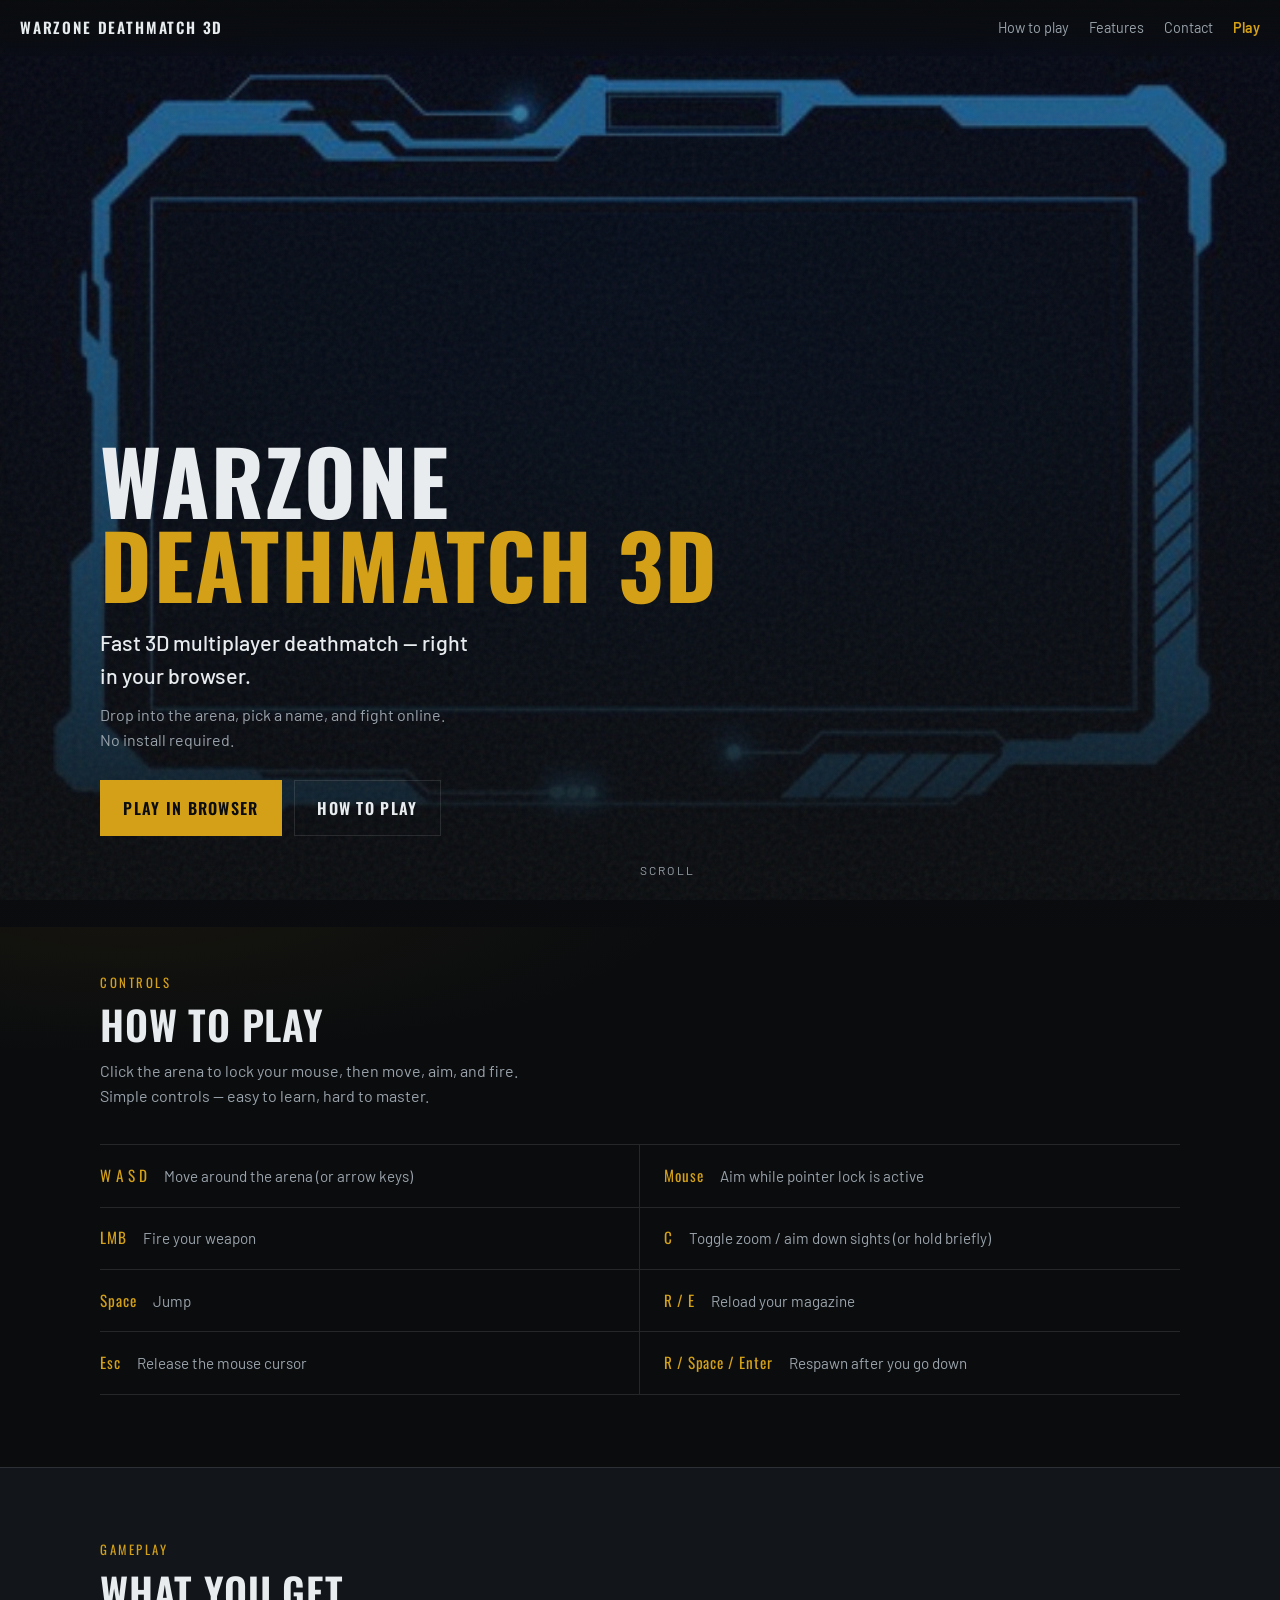
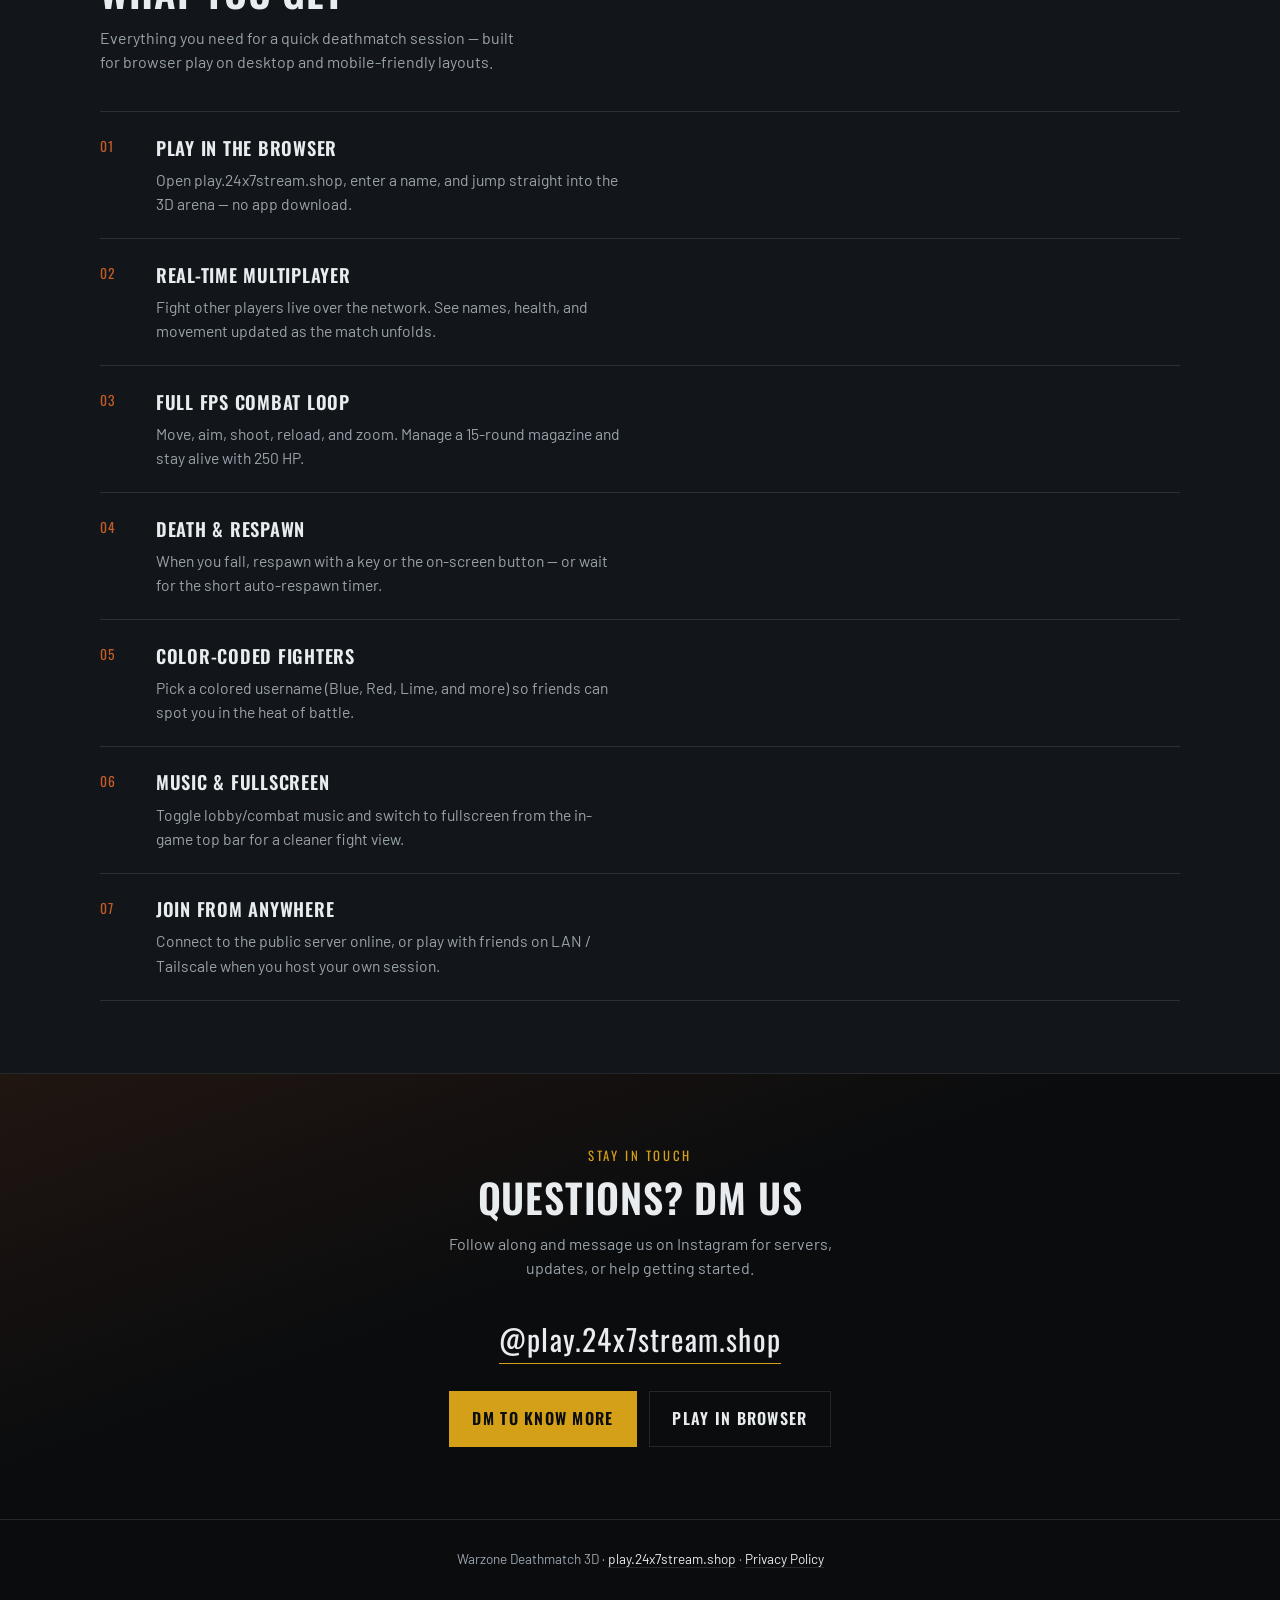
<file: index.html>
<!DOCTYPE html>
<html lang="en">
<head>
  <meta charset="utf-8">
  <meta name="viewport" content="width=device-width, initial-scale=1.0">
  <meta name="description" content="Warzone Deathmatch 3D — browser-based 3D multiplayer deathmatch. Jump in and play free.">
  <title>Warzone Deathmatch 3D</title>
  <link rel="icon" type="image/x-icon" href="assets/client.ico">
  <link rel="preconnect" href="https://fonts.googleapis.com">
  <link rel="preconnect" href="https://fonts.gstatic.com" crossorigin>
  <link href="https://fonts.googleapis.com/css2?family=Barlow:wght@400;500;600&family=Oswald:wght@500;600;700&display=swap" rel="stylesheet">
  <style>
    :root {
      --bg: #0a0c0e;
      --bg-elevated: #12161a;
      --surface: #181d22;
      --text: #e8ecef;
      --muted: #9aa3ab;
      --line: rgba(232, 236, 239, 0.12);
      --accent: #d4a017;
      --accent-hover: #e8b82a;
      --accent-ink: #0a0c0e;
      --hazard: #c45c26;
      --max: 1080px;
      --ease: cubic-bezier(0.22, 1, 0.36, 1);
    }

    *, *::before, *::after {
      box-sizing: border-box;
      margin: 0;
      padding: 0;
    }

    html {
      scroll-behavior: smooth;
    }

    body {
      font-family: "Barlow", sans-serif;
      font-weight: 400;
      color: var(--text);
      background: var(--bg);
      line-height: 1.55;
      overflow-x: hidden;
    }

    a {
      color: inherit;
      text-decoration: none;
    }

    img {
      max-width: 100%;
      display: block;
    }

    /* —— Nav —— */
    .nav {
      position: fixed;
      top: 0;
      left: 0;
      right: 0;
      z-index: 50;
      display: flex;
      align-items: center;
      justify-content: space-between;
      padding: 1rem 1.25rem;
      background: linear-gradient(180deg, rgba(10, 12, 14, 0.92) 0%, rgba(10, 12, 14, 0.55) 70%, transparent 100%);
      backdrop-filter: blur(6px);
    }

    .nav-brand {
      font-family: "Oswald", sans-serif;
      font-weight: 600;
      font-size: 0.95rem;
      letter-spacing: 0.12em;
      text-transform: uppercase;
    }

    .nav-links {
      display: flex;
      gap: 1.25rem;
      align-items: center;
      list-style: none;
      font-size: 0.9rem;
      color: var(--muted);
    }

    .nav-links a {
      transition: color 0.2s ease;
    }

    .nav-links a:hover {
      color: var(--text);
    }

    .nav-cta {
      color: var(--accent) !important;
      font-weight: 600;
    }

    .nav-toggle {
      display: none;
      background: none;
      border: 1px solid var(--line);
      color: var(--text);
      padding: 0.4rem 0.65rem;
      font-family: inherit;
      font-size: 0.85rem;
      cursor: pointer;
    }

    /* —— Hero —— */
    .hero {
      position: relative;
      min-height: 100svh;
      display: flex;
      flex-direction: column;
      justify-content: flex-end;
      padding: 6rem 1.25rem 4rem;
      isolation: isolate;
    }

    .hero-bg {
      position: absolute;
      inset: 0;
      z-index: -2;
      background:
        linear-gradient(180deg, rgba(10, 12, 14, 0.35) 0%, rgba(10, 12, 14, 0.55) 45%, rgba(10, 12, 14, 0.96) 100%),
        url("assets/background.jpg") center / cover no-repeat;
      transform: scale(1.06);
      animation: hero-drift 28s ease-in-out infinite alternate;
    }

    .hero-grain {
      position: absolute;
      inset: 0;
      z-index: -1;
      opacity: 0.07;
      pointer-events: none;
      background-image: url("data:image/svg+xml,%3Csvg viewBox='0 0 200 200' xmlns='http://www.w3.org/2000/svg'%3E%3Cfilter id='n'%3E%3CfeTurbulence type='fractalNoise' baseFrequency='0.85' numOctaves='4' stitchTiles='stitch'/%3E%3C/filter%3E%3Crect width='100%25' height='100%25' filter='url(%23n)'/%3E%3C/svg%3E");
    }

    @keyframes hero-drift {
      from { transform: scale(1.06) translate(0, 0); }
      to { transform: scale(1.12) translate(-1.5%, -1%); }
    }

    .hero-inner {
      width: min(var(--max), 100%);
      margin: 0 auto;
    }

    .brand {
      font-family: "Oswald", sans-serif;
      font-weight: 700;
      font-size: clamp(2.75rem, 9vw, 5.5rem);
      line-height: 0.95;
      letter-spacing: 0.02em;
      text-transform: uppercase;
      max-width: 14ch;
      opacity: 0;
      transform: translateY(28px);
      animation: rise 0.9s var(--ease) 0.15s forwards;
    }

    .brand span {
      display: block;
      color: var(--accent);
    }

    .hero-tag {
      margin-top: 1.25rem;
      font-size: clamp(1.05rem, 2.4vw, 1.35rem);
      font-weight: 500;
      max-width: 32ch;
      opacity: 0;
      transform: translateY(24px);
      animation: rise 0.9s var(--ease) 0.35s forwards;
    }

    .hero-sub {
      margin-top: 0.65rem;
      color: var(--muted);
      font-size: 1rem;
      max-width: 40ch;
      opacity: 0;
      transform: translateY(24px);
      animation: rise 0.9s var(--ease) 0.5s forwards;
    }

    .cta-row {
      display: flex;
      flex-wrap: wrap;
      gap: 0.75rem;
      margin-top: 1.75rem;
      opacity: 0;
      transform: translateY(24px);
      animation: rise 0.9s var(--ease) 0.65s forwards;
    }

    @keyframes rise {
      to {
        opacity: 1;
        transform: translateY(0);
      }
    }

    .btn {
      display: inline-flex;
      align-items: center;
      justify-content: center;
      gap: 0.5rem;
      padding: 0.9rem 1.4rem;
      font-family: "Oswald", sans-serif;
      font-weight: 600;
      font-size: 1rem;
      letter-spacing: 0.08em;
      text-transform: uppercase;
      border: 1px solid transparent;
      cursor: pointer;
      transition: background 0.2s ease, color 0.2s ease, border-color 0.2s ease, transform 0.2s ease;
    }

    .btn:active {
      transform: scale(0.98);
    }

    .btn-primary {
      background: var(--accent);
      color: var(--accent-ink);
    }

    .btn-primary:hover {
      background: var(--accent-hover);
    }

    .btn-ghost {
      background: transparent;
      border-color: var(--line);
      color: var(--text);
    }

    .btn-ghost:hover {
      border-color: var(--muted);
      background: rgba(232, 236, 239, 0.04);
    }

    .scroll-hint {
      position: absolute;
      bottom: 1.25rem;
      left: 50%;
      transform: translateX(-50%);
      font-size: 0.75rem;
      letter-spacing: 0.18em;
      text-transform: uppercase;
      color: var(--muted);
      opacity: 0;
      animation: rise 0.8s var(--ease) 1.1s forwards, pulse-y 2.4s ease-in-out 2s infinite;
    }

    @keyframes pulse-y {
      0%, 100% { transform: translateX(-50%) translateY(0); }
      50% { transform: translateX(-50%) translateY(6px); }
    }

    /* —— Sections —— */
    section {
      padding: 4.5rem 1.25rem;
    }

    .section-inner {
      width: min(var(--max), 100%);
      margin: 0 auto;
    }

    .section-label {
      font-family: "Oswald", sans-serif;
      font-size: 0.8rem;
      letter-spacing: 0.2em;
      text-transform: uppercase;
      color: var(--accent);
      margin-bottom: 0.5rem;
    }

    .section-title {
      font-family: "Oswald", sans-serif;
      font-weight: 600;
      font-size: clamp(1.75rem, 4vw, 2.5rem);
      line-height: 1.15;
      letter-spacing: 0.02em;
      text-transform: uppercase;
      margin-bottom: 0.75rem;
    }

    .section-lead {
      color: var(--muted);
      max-width: 48ch;
      margin-bottom: 2.25rem;
    }

    .reveal {
      opacity: 0;
      transform: translateY(32px);
      transition: opacity 0.7s var(--ease), transform 0.7s var(--ease);
    }

    .reveal.is-visible {
      opacity: 1;
      transform: translateY(0);
    }

    /* —— How to play —— */
    #how {
      background:
        radial-gradient(ellipse 80% 50% at 10% 0%, rgba(212, 160, 23, 0.06), transparent 55%),
        var(--bg);
      border-top: 1px solid var(--line);
    }

    .controls {
      display: grid;
      grid-template-columns: repeat(2, 1fr);
      gap: 0;
      border-top: 1px solid var(--line);
    }

    .control {
      display: grid;
      grid-template-columns: auto 1fr;
      gap: 1rem;
      align-items: baseline;
      padding: 1.15rem 0;
      border-bottom: 1px solid var(--line);
    }

    .control:nth-child(odd) {
      padding-right: 1.5rem;
      border-right: 1px solid var(--line);
    }

    .control:nth-child(even) {
      padding-left: 1.5rem;
    }

    .keys {
      font-family: "Oswald", sans-serif;
      font-size: 0.95rem;
      letter-spacing: 0.06em;
      color: var(--accent);
      white-space: nowrap;
    }

    .control p {
      color: var(--muted);
      font-size: 0.95rem;
    }

    /* —— Features —— */
    #features {
      background: var(--bg-elevated);
      border-top: 1px solid var(--line);
    }

    .feature-list {
      list-style: none;
      display: grid;
      gap: 0;
    }

    .feature-list li {
      display: grid;
      grid-template-columns: 2.5rem 1fr;
      gap: 1rem;
      padding: 1.35rem 0;
      border-bottom: 1px solid var(--line);
      align-items: start;
    }

    .feature-list li:first-child {
      border-top: 1px solid var(--line);
    }

    .feat-num {
      font-family: "Oswald", sans-serif;
      font-size: 0.85rem;
      letter-spacing: 0.1em;
      color: var(--hazard);
      padding-top: 0.15rem;
    }

    .feat-body h3 {
      font-family: "Oswald", sans-serif;
      font-weight: 600;
      font-size: 1.15rem;
      letter-spacing: 0.04em;
      text-transform: uppercase;
      margin-bottom: 0.35rem;
    }

    .feat-body p {
      color: var(--muted);
      font-size: 0.98rem;
      max-width: 52ch;
    }

    /* —— Social / DM —— */
    #connect {
      border-top: 1px solid var(--line);
      background:
        linear-gradient(160deg, rgba(196, 92, 38, 0.12) 0%, transparent 45%),
        var(--bg);
      text-align: center;
    }

    #connect .section-title {
      max-width: 18ch;
      margin-left: auto;
      margin-right: auto;
    }

    #connect .section-lead {
      margin-left: auto;
      margin-right: auto;
    }

    .ig-handle {
      font-family: "Oswald", sans-serif;
      font-size: clamp(1.35rem, 3.5vw, 1.85rem);
      letter-spacing: 0.04em;
      color: var(--text);
      margin: 0.5rem 0 1.5rem;
    }

    .ig-handle a {
      border-bottom: 1px solid var(--accent);
      padding-bottom: 2px;
      transition: color 0.2s ease;
    }

    .ig-handle a:hover {
      color: var(--accent);
    }

    #connect .cta-row {
      justify-content: center;
      opacity: 1;
      transform: none;
      animation: none;
    }

    /* —— Footer —— */
    footer {
      padding: 1.75rem 1.25rem 2.5rem;
      border-top: 1px solid var(--line);
      text-align: center;
      color: var(--muted);
      font-size: 0.85rem;
    }

    footer a {
      color: var(--text);
      border-bottom: 1px solid var(--line);
    }

    footer a:hover {
      color: var(--accent);
      border-color: var(--accent);
    }

    /* —— Mobile —— */
    @media (max-width: 720px) {
      .nav-links {
        display: none;
        position: absolute;
        top: 100%;
        left: 0;
        right: 0;
        flex-direction: column;
        gap: 0;
        background: rgba(10, 12, 14, 0.97);
        border-bottom: 1px solid var(--line);
        padding: 0.5rem 0;
      }

      .nav-links.open {
        display: flex;
      }

      .nav-links li {
        width: 100%;
      }

      .nav-links a {
        display: block;
        padding: 0.85rem 1.25rem;
      }

      .nav-toggle {
        display: block;
      }

      .hero {
        padding: 5.5rem 1.1rem 3.5rem;
        min-height: 100svh;
      }

      .controls {
        grid-template-columns: 1fr;
      }

      .control:nth-child(odd),
      .control:nth-child(even) {
        padding-left: 0;
        padding-right: 0;
        border-right: none;
      }

      .cta-row {
        flex-direction: column;
      }

      .cta-row .btn {
        width: 100%;
      }

      .scroll-hint {
        display: none;
      }
    }

    @media (prefers-reduced-motion: reduce) {
      .hero-bg,
      .brand,
      .hero-tag,
      .hero-sub,
      .cta-row,
      .scroll-hint,
      .reveal {
        animation: none !important;
        transition: none !important;
        opacity: 1;
        transform: none;
      }
    }
  </style>
</head>
<body>
  <header class="nav">
    <a class="nav-brand" href="#top">Warzone Deathmatch 3D</a>
    <button class="nav-toggle" type="button" aria-label="Menu" aria-expanded="false">Menu</button>
    <ul class="nav-links" id="nav-links">
      <li><a href="#how">How to play</a></li>
      <li><a href="#features">Features</a></li>
      <li><a href="#connect">Contact</a></li>
      <li><a class="nav-cta" href="https://play.24x7stream.shop" target="_blank" rel="noopener noreferrer">Play</a></li>
    </ul>
  </header>

  <main id="top">
    <section class="hero" aria-label="Hero">
      <div class="hero-bg" aria-hidden="true"></div>
      <div class="hero-grain" aria-hidden="true"></div>
      <div class="hero-inner">
        <h1 class="brand">Warzone <span>Deathmatch 3D</span></h1>
        <p class="hero-tag">Fast 3D multiplayer deathmatch — right in your browser.</p>
        <p class="hero-sub">Drop into the arena, pick a name, and fight online. No install required.</p>
        <div class="cta-row">
          <a class="btn btn-primary" href="https://play.24x7stream.shop" target="_blank" rel="noopener noreferrer">
            Play in browser
          </a>
          <a class="btn btn-ghost" href="#how">How to play</a>
        </div>
      </div>
      <p class="scroll-hint">Scroll</p>
    </section>

    <section id="how">
      <div class="section-inner reveal">
        <p class="section-label">Controls</p>
        <h2 class="section-title">How to play</h2>
        <p class="section-lead">Click the arena to lock your mouse, then move, aim, and fire. Simple controls — easy to learn, hard to master.</p>
        <div class="controls">
          <div class="control">
            <span class="keys">W A S D</span>
            <p>Move around the arena (or arrow keys)</p>
          </div>
          <div class="control">
            <span class="keys">Mouse</span>
            <p>Aim while pointer lock is active</p>
          </div>
          <div class="control">
            <span class="keys">LMB</span>
            <p>Fire your weapon</p>
          </div>
          <div class="control">
            <span class="keys">C</span>
            <p>Toggle zoom / aim down sights (or hold briefly)</p>
          </div>
          <div class="control">
            <span class="keys">Space</span>
            <p>Jump</p>
          </div>
          <div class="control">
            <span class="keys">R / E</span>
            <p>Reload your magazine</p>
          </div>
          <div class="control">
            <span class="keys">Esc</span>
            <p>Release the mouse cursor</p>
          </div>
          <div class="control">
            <span class="keys">R / Space / Enter</span>
            <p>Respawn after you go down</p>
          </div>
        </div>
      </div>
    </section>

    <section id="features">
      <div class="section-inner reveal">
        <p class="section-label">Gameplay</p>
        <h2 class="section-title">What you get</h2>
        <p class="section-lead">Everything you need for a quick deathmatch session — built for browser play on desktop and mobile-friendly layouts.</p>
        <ul class="feature-list">
          <li>
            <span class="feat-num">01</span>
            <div class="feat-body">
              <h3>Play in the browser</h3>
              <p>Open <a href="https://play.24x7stream.shop" target="_blank" rel="noopener noreferrer">play.24x7stream.shop</a>, enter a name, and jump straight into the 3D arena — no app download.</p>
            </div>
          </li>
          <li>
            <span class="feat-num">02</span>
            <div class="feat-body">
              <h3>Real-time multiplayer</h3>
              <p>Fight other players live over the network. See names, health, and movement updated as the match unfolds.</p>
            </div>
          </li>
          <li>
            <span class="feat-num">03</span>
            <div class="feat-body">
              <h3>Full FPS combat loop</h3>
              <p>Move, aim, shoot, reload, and zoom. Manage a 15-round magazine and stay alive with 250 HP.</p>
            </div>
          </li>
          <li>
            <span class="feat-num">04</span>
            <div class="feat-body">
              <h3>Death &amp; respawn</h3>
              <p>When you fall, respawn with a key or the on-screen button — or wait for the short auto-respawn timer.</p>
            </div>
          </li>
          <li>
            <span class="feat-num">05</span>
            <div class="feat-body">
              <h3>Color-coded fighters</h3>
              <p>Pick a colored username (Blue, Red, Lime, and more) so friends can spot you in the heat of battle.</p>
            </div>
          </li>
          <li>
            <span class="feat-num">06</span>
            <div class="feat-body">
              <h3>Music &amp; fullscreen</h3>
              <p>Toggle lobby/combat music and switch to fullscreen from the in-game top bar for a cleaner fight view.</p>
            </div>
          </li>
          <li>
            <span class="feat-num">07</span>
            <div class="feat-body">
              <h3>Join from anywhere</h3>
              <p>Connect to the public server online, or play with friends on LAN / Tailscale when you host your own session.</p>
            </div>
          </li>
        </ul>
      </div>
    </section>

    <section id="connect">
      <div class="section-inner reveal">
        <p class="section-label">Stay in touch</p>
        <h2 class="section-title">Questions? DM us</h2>
        <p class="section-lead">Follow along and message us on Instagram for servers, updates, or help getting started.</p>
        <p class="ig-handle">
          <a href="https://www.instagram.com/play.24x7stream.shop/" target="_blank" rel="noopener noreferrer">@play.24x7stream.shop</a>
        </p>
        <div class="cta-row">
          <a class="btn btn-primary" href="https://ig.me/m/play.24x7stream.shop" target="_blank" rel="noopener noreferrer">
            DM to know more
          </a>
          <a class="btn btn-ghost" href="https://play.24x7stream.shop" target="_blank" rel="noopener noreferrer">
            Play in browser
          </a>
        </div>
      </div>
    </section>
  </main>

  <footer>
    <p>Warzone Deathmatch 3D · <a href="https://play.24x7stream.shop" target="_blank" rel="noopener noreferrer">play.24x7stream.shop</a> · <a href="privacy-policy.html">Privacy Policy</a></p>
  </footer>

  <script>
    (function () {
      var toggle = document.querySelector(".nav-toggle");
      var links = document.getElementById("nav-links");

      if (toggle && links) {
        toggle.addEventListener("click", function () {
          var open = links.classList.toggle("open");
          toggle.setAttribute("aria-expanded", open ? "true" : "false");
        });

        links.querySelectorAll("a").forEach(function (a) {
          a.addEventListener("click", function () {
            links.classList.remove("open");
            toggle.setAttribute("aria-expanded", "false");
          });
        });
      }

      var reveals = document.querySelectorAll(".reveal");
      if ("IntersectionObserver" in window) {
        var io = new IntersectionObserver(
          function (entries) {
            entries.forEach(function (entry) {
              if (entry.isIntersecting) {
                entry.target.classList.add("is-visible");
                io.unobserve(entry.target);
              }
            });
          },
          { threshold: 0.12, rootMargin: "0px 0px -40px 0px" }
        );
        reveals.forEach(function (el) { io.observe(el); });
      } else {
        reveals.forEach(function (el) { el.classList.add("is-visible"); });
      }
    })();
  </script>
</body>
</html>
</file>
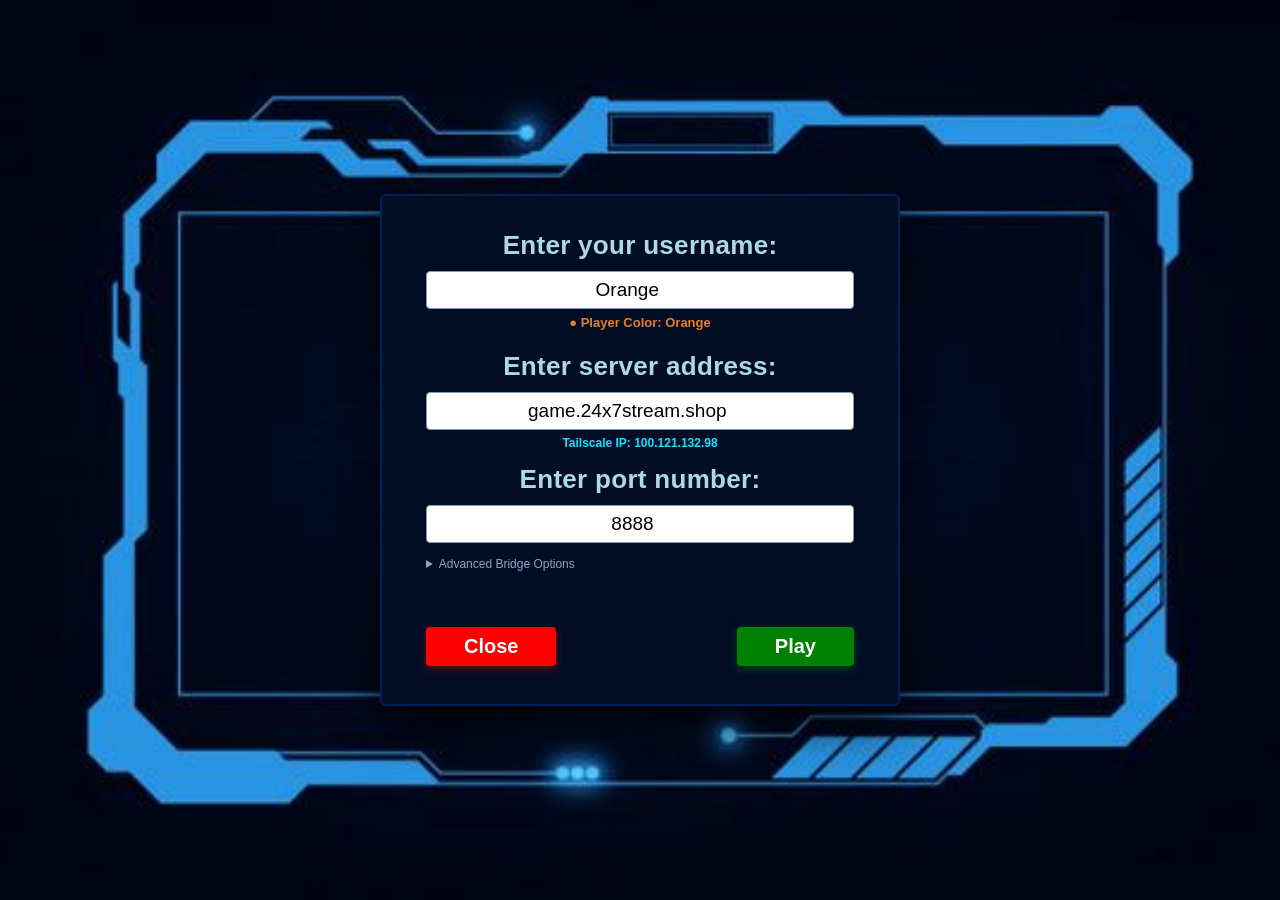
<file: client.html>
<!DOCTYPE html>
<html lang="en">
<head>
  <meta charset="utf-8">
  <meta name="viewport" content="width=device-width, initial-scale=1.0, user-scalable=no, viewport-fit=cover">
  <title>Ursina TCP Deathmatch</title>
  <link rel="icon" type="image/x-icon" href="assets/client.ico">
  <link rel="stylesheet" href="style.css">
</head>
<body>
  <!-- Background Lobby Music (Auto-plays or unlocks on first interaction) -->
  <audio id="lobby-music" src="assets/music.mp3" loop preload="auto"></audio>

  <!-- Sound Effect for Gunfire -->
  <audio id="bullet-audio" src="assets/bullet.mp3" preload="auto"></audio>

  <!-- SCREEN 1: Launcher / Connect Modal (Exact Replica of Tkinter get_user_input) -->
  <section id="connect-screen">
    <div id="launcher-frame">
      <h2 class="launcher-label">Enter your username:</h2>
      <div class="input-wrap">
        <input id="username" list="color-options" autocomplete="off" spellcheck="false" maxlength="20">
        <datalist id="color-options">
          <option value="Blue">
          <option value="Green">
          <option value="Orange">
          <option value="Purple">
          <option value="Yellow">
          <option value="Red">
          <option value="Turquoise">
          <option value="Pink">
          <option value="Cyan">
          <option value="Lime">
        </datalist>
      </div>
      <div id="color-indicator">● Player Color: Blue</div>

      <h2 class="launcher-label" style="margin-top: 18px;">Enter server address:</h2>
      <div class="input-wrap">
        <input id="server" list="server-options" autocomplete="off" spellcheck="false">
        <datalist id="server-options">
          <option value="game.24x7stream.shop">Public Default (game.24x7stream.shop)</option>
          <option value="100.121.132.98">Tailscale IP (100.121.132.98)</option>
          <option value="192.168.1.2">Local LAN IP (192.168.1.2)</option>
          <option value="127.0.0.1">Localhost (127.0.0.1)</option>
        </datalist>
      </div>
      <div id="ts-hint">Tailscale IP: 100.121.132.98</div>

      <h2 class="launcher-label" style="margin-top: 14px;">Enter port number:</h2>
      <div class="input-wrap">
        <input id="port" type="number" value="8888" min="1" max="65535">
      </div>

      <!-- Advanced / Bridge options (Auto-configured by default) -->
      <details id="bridge-options-toggle">
        <summary>Advanced Bridge Options</summary>
        <div style="margin-top: 8px;">
          <label style="font-size: 13px; color: lightblue;">WebSocket Bridge:</label>
          <input id="bridge" style="font-size: 14px; padding: 6px 10px; width: 100%; margin-top: 4px;" value="ws://localhost:8765">
        </div>
      </details>

      <div id="connect-error" role="alert"></div>

      <!-- Action Buttons matching Tkinter layout -->
      <div class="button-row">
        <button id="btn-close" type="button">Close</button>
        <button id="btn-play" type="button">Play</button>
      </div>
    </div>
  </section>

  <!-- SCREEN 2: In-Game 3D Playable Screen -->
  <section id="game-screen" hidden>
    <canvas id="game-canvas"></canvas>

    <!-- Center Reticle / Crosshair (Ursina color rgba(255, 0, 0, 122)) -->
    <div id="crosshair"></div>

    <!-- In-Game Ursina HUD (Top Center) -->
    <div id="hud-top">
      <div id="healthbar-container">
        <div id="healthbar-fill"></div>
      </div>
      <div id="health-text">250 / 250 HP</div>
      <div id="ammo-text">15 / 15</div>
      <div id="reload-text" hidden>Reloading... 2.0s</div>
    </div>

    <!-- Quick Controls Notice -->
    <div id="hud-controls-hint">
      [WASD] Move &nbsp;|&nbsp; [MOUSE] Aim &nbsp;|&nbsp; [C] Zoom Aim &nbsp;|&nbsp; [LMB] Fire &nbsp;|&nbsp; [SPACE] Jump &nbsp;|&nbsp; [R / E] Reload &nbsp;|&nbsp; [ESC] Release Mouse
    </div>

    <!-- Top Right Fullscreen & Audio Controls -->
    <div id="top-bar-controls">
      <button id="audio-toggle-button" title="Toggle Music">🎵</button>
      <button id="fullscreen-button" title="Toggle Fullscreen">⛶ Fullscreen</button>
    </div>

    <!-- In-Game Death Screen Overlay (Exact Replica of Ursina Player.death) -->
    <div id="death-screen" hidden>
      <div id="death-content">
        <h1 id="death-title">YOU DIED</h1>
        <p id="death-subtitle">Press [R] or [SPACE] to Respawn &nbsp;|&nbsp; [ESC] to Exit</p>
        <button id="respawn-button" type="button">RESPAWN</button>
        <div id="timer-text">Auto-respawn in 5s...</div>
      </div>
    </div>
  </section>

  <!-- Game Logic via ES Module -->
  <script type="module" src="game.js"></script>
</body>
</html>
</file>
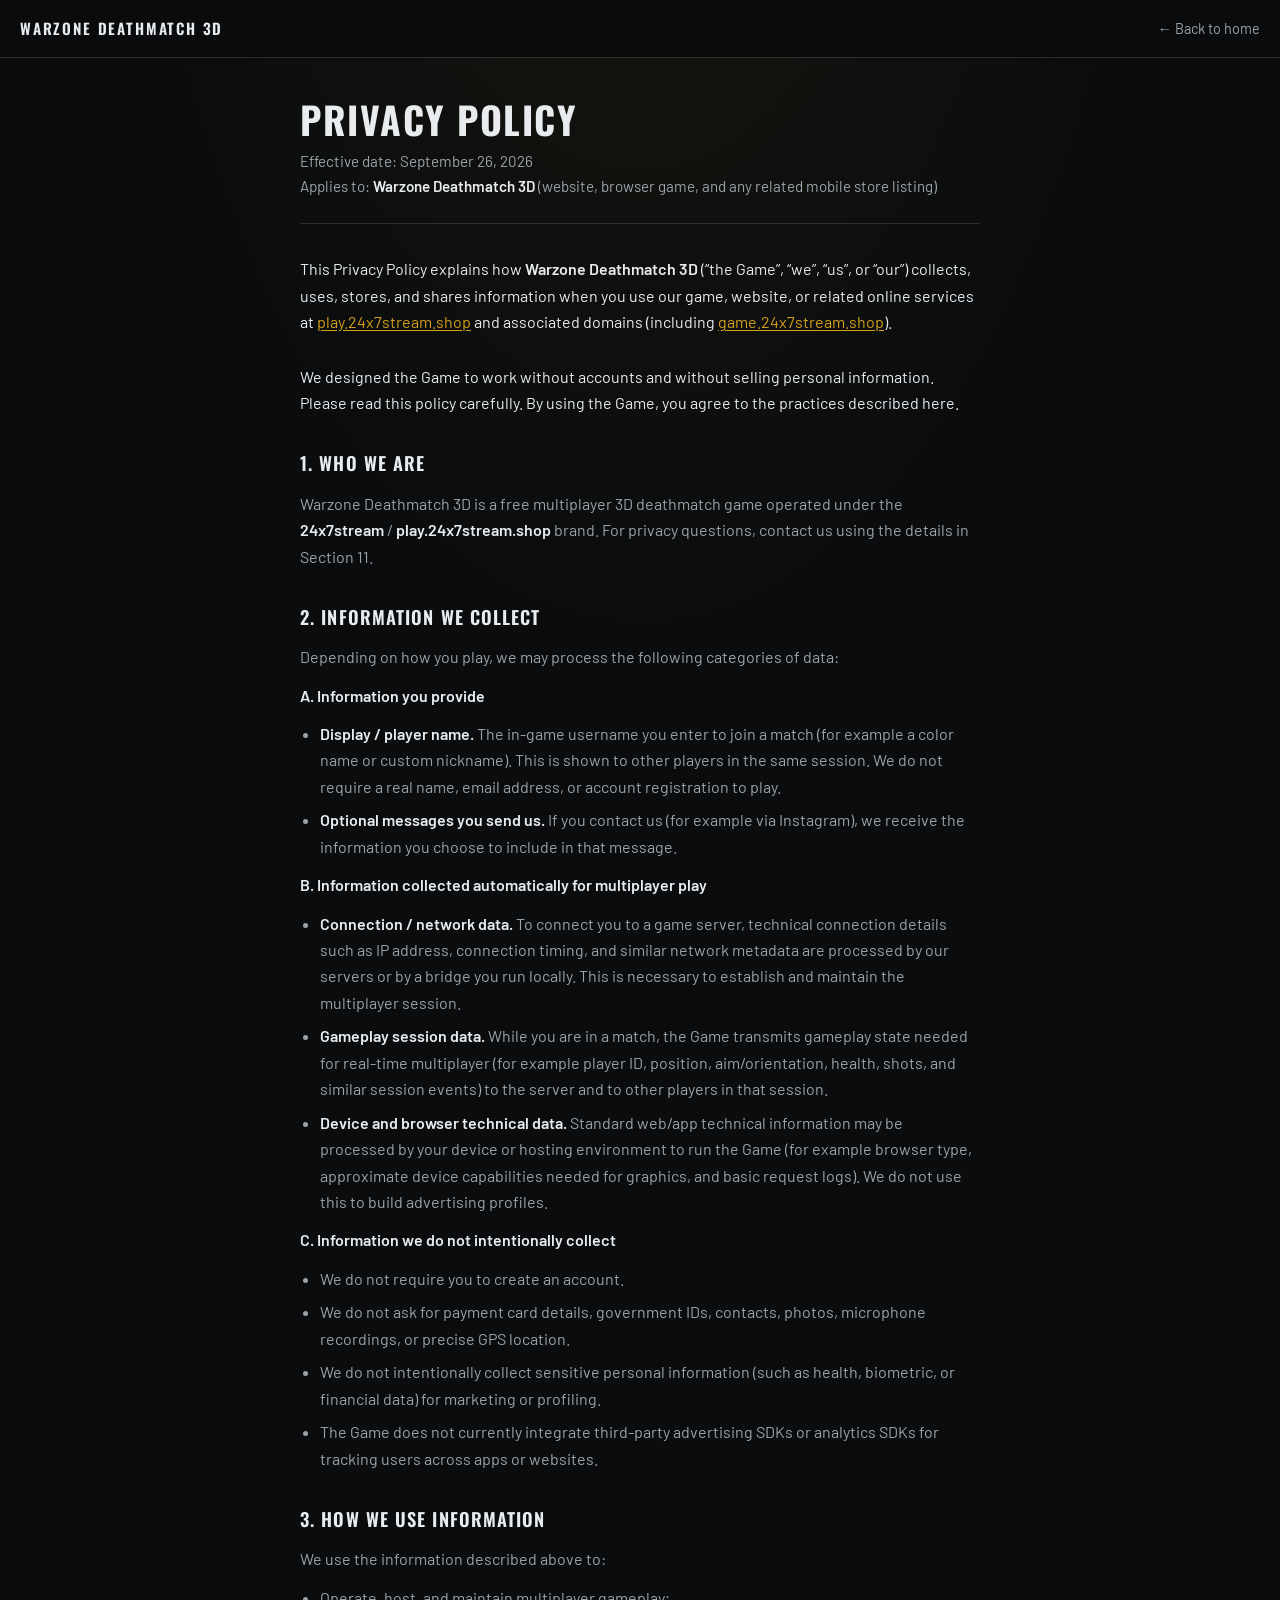
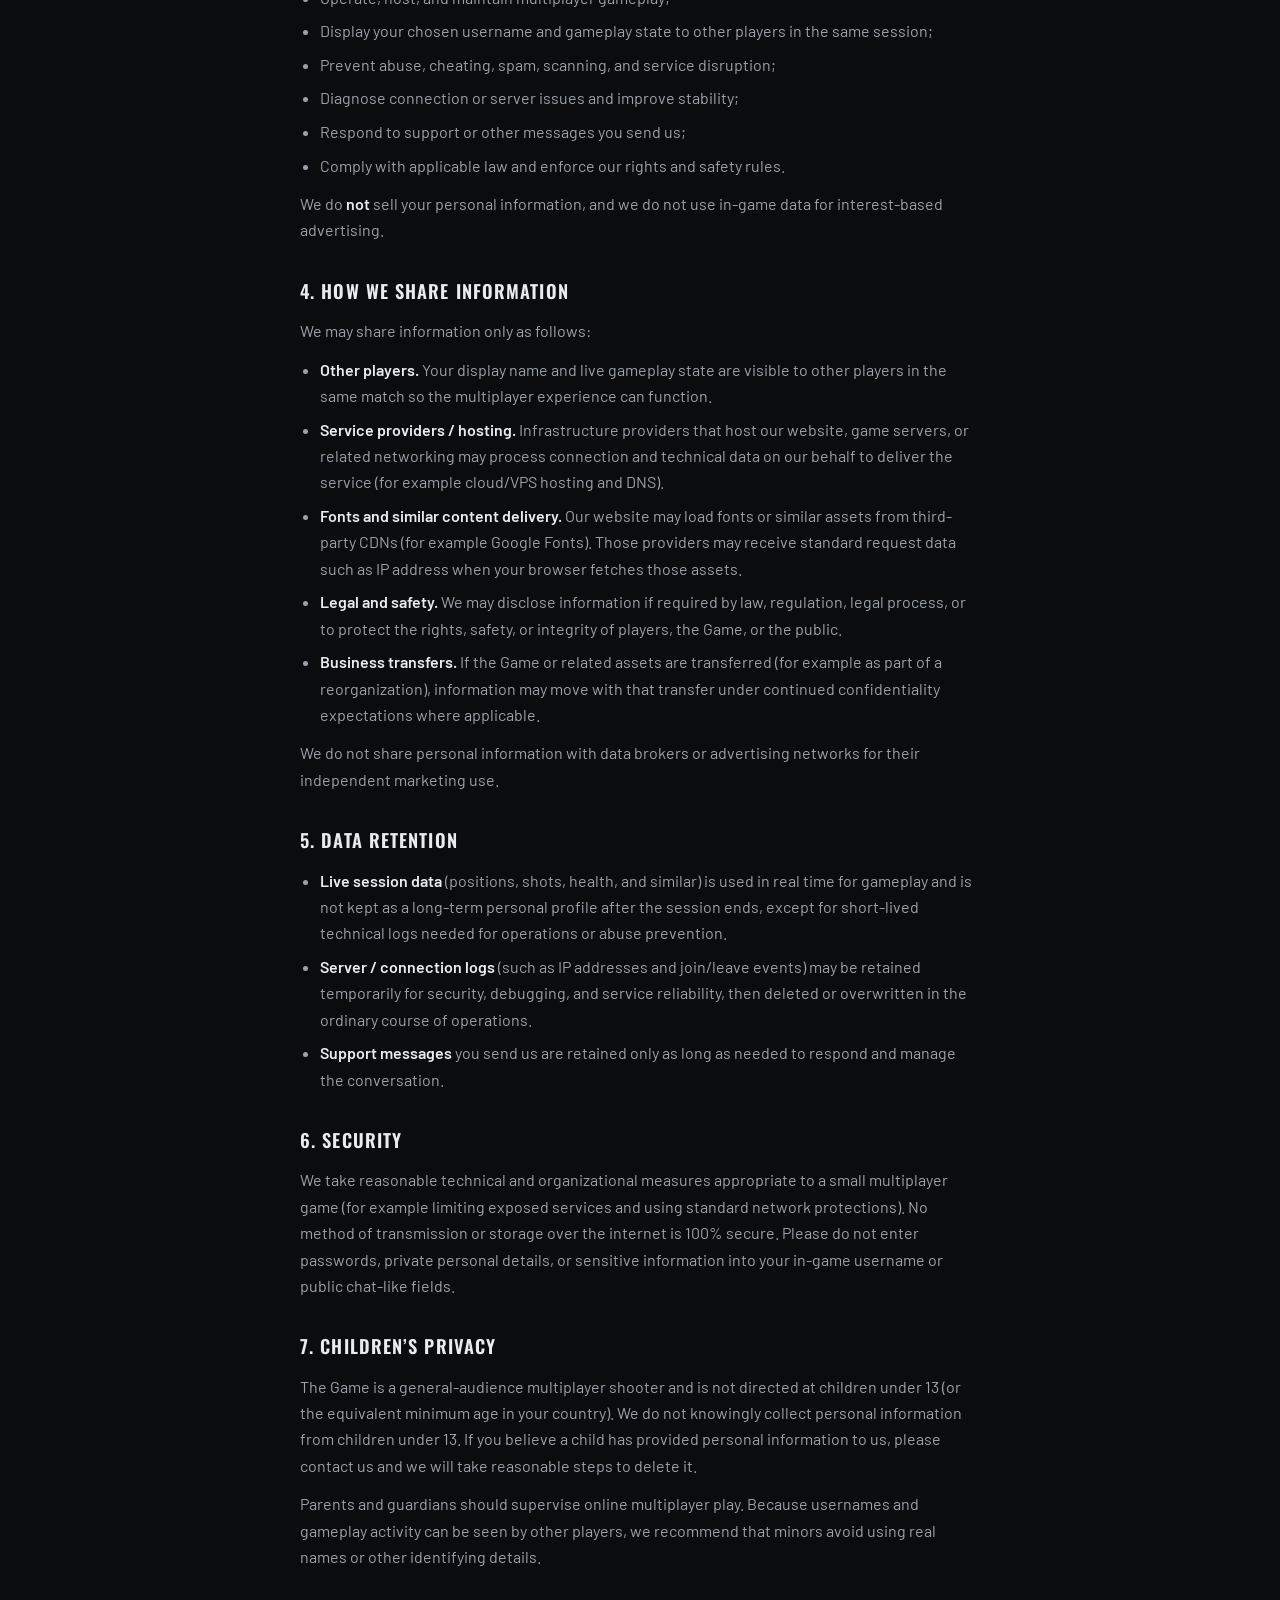
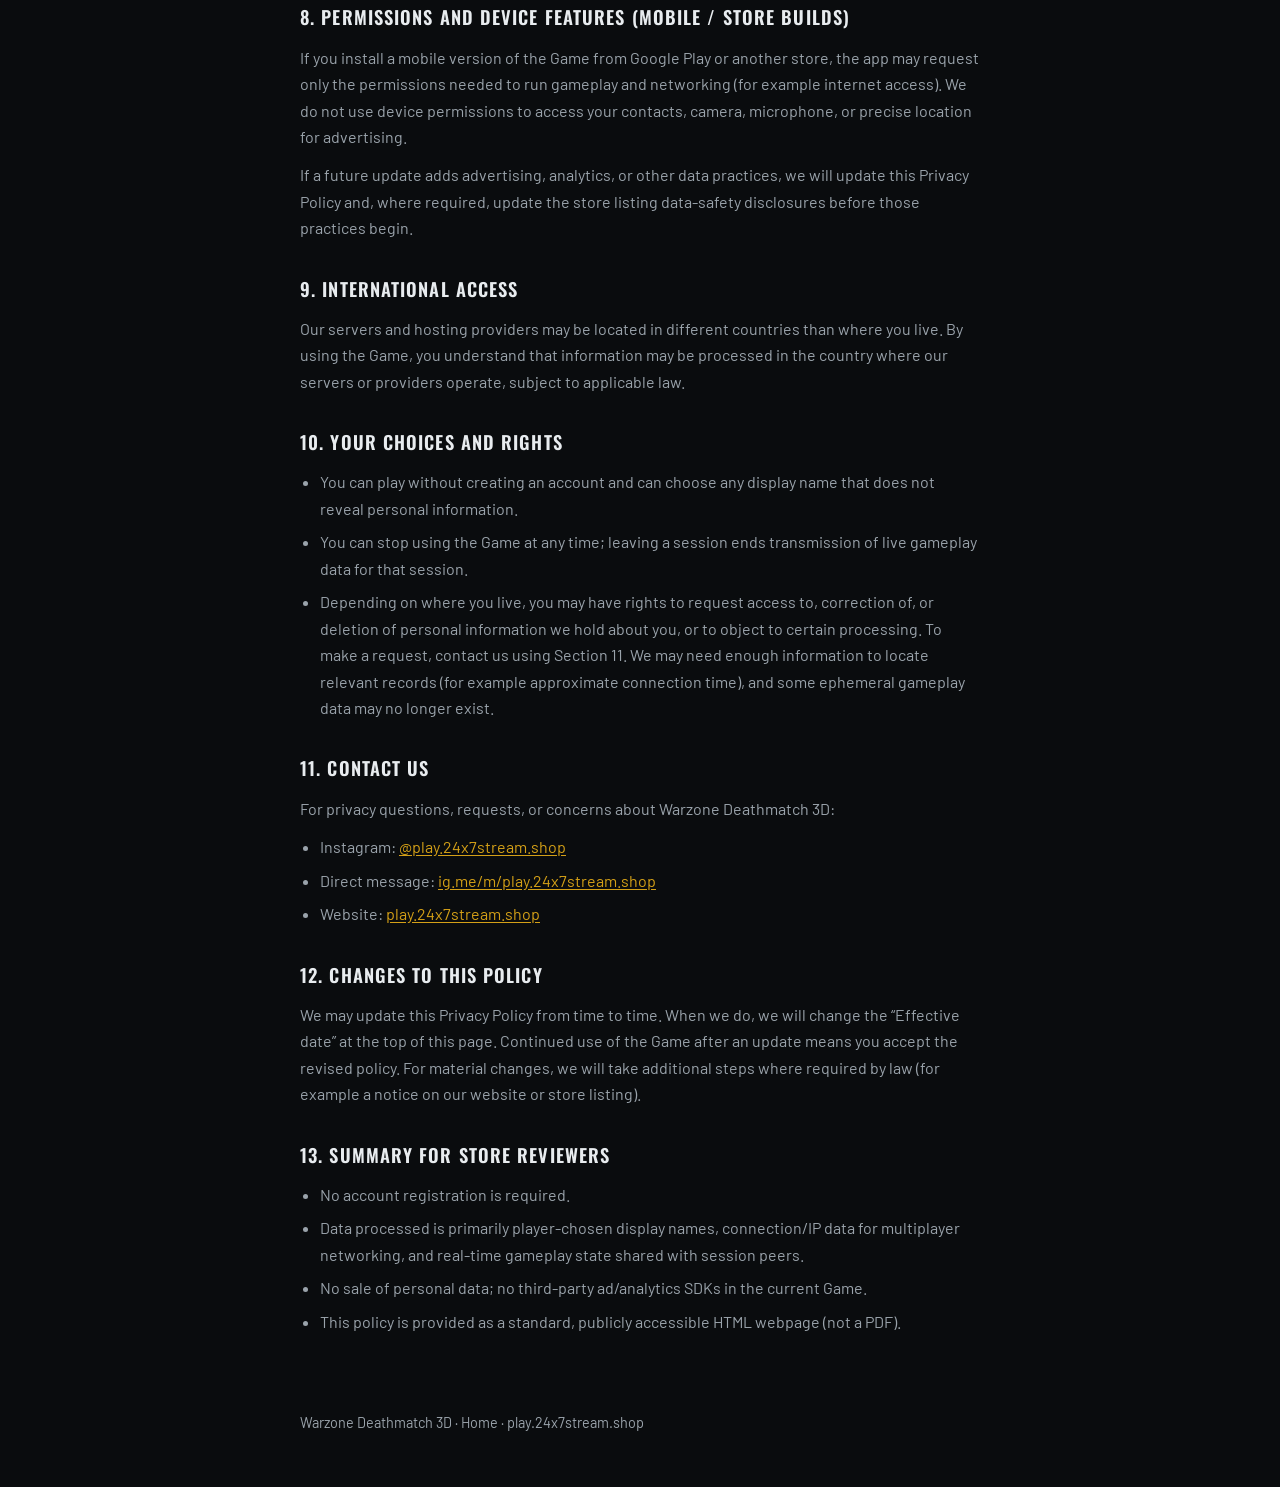
<file: privacy-policy.html>
<!DOCTYPE html>
<html lang="en">
<head>
  <meta charset="utf-8">
  <meta name="viewport" content="width=device-width, initial-scale=1.0">
  <meta name="description" content="Privacy Policy for Warzone Deathmatch 3D — how we collect, use, and share player data.">
  <title>Privacy Policy — Warzone Deathmatch 3D</title>
  <link rel="icon" type="image/x-icon" href="assets/client.ico">
  <link rel="preconnect" href="https://fonts.googleapis.com">
  <link rel="preconnect" href="https://fonts.gstatic.com" crossorigin>
  <link href="https://fonts.googleapis.com/css2?family=Barlow:wght@400;500;600&family=Oswald:wght@500;600;700&display=swap" rel="stylesheet">
  <style>
    :root {
      --bg: #0a0c0e;
      --bg-elevated: #12161a;
      --text: #e8ecef;
      --muted: #9aa3ab;
      --line: rgba(232, 236, 239, 0.14);
      --accent: #d4a017;
      --accent-hover: #e8b82a;
      --max: 720px;
    }

    *, *::before, *::after {
      box-sizing: border-box;
      margin: 0;
      padding: 0;
    }

    body {
      font-family: "Barlow", sans-serif;
      font-weight: 400;
      color: var(--text);
      background:
        radial-gradient(ellipse 70% 40% at 50% -10%, rgba(212, 160, 23, 0.08), transparent 60%),
        var(--bg);
      line-height: 1.65;
      min-height: 100vh;
    }

    a {
      color: var(--accent);
      text-decoration: underline;
      text-underline-offset: 0.15em;
    }

    a:hover {
      color: var(--accent-hover);
    }

    .nav {
      display: flex;
      align-items: center;
      justify-content: space-between;
      gap: 1rem;
      padding: 1rem 1.25rem;
      border-bottom: 1px solid var(--line);
      background: rgba(10, 12, 14, 0.9);
    }

    .nav-brand {
      font-family: "Oswald", sans-serif;
      font-weight: 600;
      font-size: 0.95rem;
      letter-spacing: 0.12em;
      text-transform: uppercase;
      color: var(--text);
      text-decoration: none;
    }

    .nav-back {
      font-size: 0.9rem;
      color: var(--muted);
      text-decoration: none;
    }

    .nav-back:hover {
      color: var(--accent);
    }

    main {
      max-width: var(--max);
      margin: 0 auto;
      padding: 2.5rem 1.25rem 4rem;
    }

    h1 {
      font-family: "Oswald", sans-serif;
      font-weight: 700;
      font-size: clamp(1.75rem, 4vw, 2.35rem);
      letter-spacing: 0.04em;
      text-transform: uppercase;
      line-height: 1.15;
      margin-bottom: 0.5rem;
    }

    .meta {
      color: var(--muted);
      font-size: 0.95rem;
      margin-bottom: 2rem;
      padding-bottom: 1.5rem;
      border-bottom: 1px solid var(--line);
    }

    .intro {
      margin-bottom: 1.75rem;
      color: var(--text);
    }

    h2 {
      font-family: "Oswald", sans-serif;
      font-weight: 600;
      font-size: 1.15rem;
      letter-spacing: 0.06em;
      text-transform: uppercase;
      margin: 2rem 0 0.75rem;
      color: var(--text);
    }

    p, li {
      color: var(--muted);
      margin-bottom: 0.75rem;
    }

    ul {
      padding-left: 1.25rem;
      margin-bottom: 0.75rem;
    }

    li {
      margin-bottom: 0.45rem;
    }

    strong {
      color: var(--text);
      font-weight: 600;
    }

    footer {
      max-width: var(--max);
      margin: 0 auto;
      padding: 0 1.25rem 2.5rem;
      color: var(--muted);
      font-size: 0.9rem;
    }

    footer a {
      color: var(--muted);
      text-decoration: none;
    }

    footer a:hover {
      color: var(--accent);
    }
  </style>
</head>
<body>
  <header class="nav">
    <a class="nav-brand" href="index.html">Warzone Deathmatch 3D</a>
    <a class="nav-back" href="index.html">← Back to home</a>
  </header>

  <main>
    <h1>Privacy Policy</h1>
    <p class="meta">
      Effective date: September 26, 2026<br>
      Applies to: <strong>Warzone Deathmatch 3D</strong> (website, browser game, and any related mobile store listing)
    </p>

    <p class="intro">
      This Privacy Policy explains how <strong>Warzone Deathmatch 3D</strong> (“the Game”, “we”, “us”, or “our”)
      collects, uses, stores, and shares information when you use our game, website, or related online services
      at <a href="https://play.24x7stream.shop">play.24x7stream.shop</a> and associated domains
      (including <a href="https://game.24x7stream.shop">game.24x7stream.shop</a>).
    </p>
    <p class="intro">
      We designed the Game to work without accounts and without selling personal information.
      Please read this policy carefully. By using the Game, you agree to the practices described here.
    </p>

    <h2>1. Who we are</h2>
    <p>
      Warzone Deathmatch 3D is a free multiplayer 3D deathmatch game operated under the
      <strong>24x7stream</strong> / <strong>play.24x7stream.shop</strong> brand.
      For privacy questions, contact us using the details in Section 11.
    </p>

    <h2>2. Information we collect</h2>
    <p>Depending on how you play, we may process the following categories of data:</p>

    <p><strong>A. Information you provide</strong></p>
    <ul>
      <li><strong>Display / player name.</strong> The in-game username you enter to join a match (for example a color name or custom nickname). This is shown to other players in the same session. We do not require a real name, email address, or account registration to play.</li>
      <li><strong>Optional messages you send us.</strong> If you contact us (for example via Instagram), we receive the information you choose to include in that message.</li>
    </ul>

    <p><strong>B. Information collected automatically for multiplayer play</strong></p>
    <ul>
      <li><strong>Connection / network data.</strong> To connect you to a game server, technical connection details such as IP address, connection timing, and similar network metadata are processed by our servers or by a bridge you run locally. This is necessary to establish and maintain the multiplayer session.</li>
      <li><strong>Gameplay session data.</strong> While you are in a match, the Game transmits gameplay state needed for real-time multiplayer (for example player ID, position, aim/orientation, health, shots, and similar session events) to the server and to other players in that session.</li>
      <li><strong>Device and browser technical data.</strong> Standard web/app technical information may be processed by your device or hosting environment to run the Game (for example browser type, approximate device capabilities needed for graphics, and basic request logs). We do not use this to build advertising profiles.</li>
    </ul>

    <p><strong>C. Information we do not intentionally collect</strong></p>
    <ul>
      <li>We do not require you to create an account.</li>
      <li>We do not ask for payment card details, government IDs, contacts, photos, microphone recordings, or precise GPS location.</li>
      <li>We do not intentionally collect sensitive personal information (such as health, biometric, or financial data) for marketing or profiling.</li>
      <li>The Game does not currently integrate third-party advertising SDKs or analytics SDKs for tracking users across apps or websites.</li>
    </ul>

    <h2>3. How we use information</h2>
    <p>We use the information described above to:</p>
    <ul>
      <li>Operate, host, and maintain multiplayer gameplay;</li>
      <li>Display your chosen username and gameplay state to other players in the same session;</li>
      <li>Prevent abuse, cheating, spam, scanning, and service disruption;</li>
      <li>Diagnose connection or server issues and improve stability;</li>
      <li>Respond to support or other messages you send us;</li>
      <li>Comply with applicable law and enforce our rights and safety rules.</li>
    </ul>
    <p>We do <strong>not</strong> sell your personal information, and we do not use in-game data for interest-based advertising.</p>

    <h2>4. How we share information</h2>
    <p>We may share information only as follows:</p>
    <ul>
      <li><strong>Other players.</strong> Your display name and live gameplay state are visible to other players in the same match so the multiplayer experience can function.</li>
      <li><strong>Service providers / hosting.</strong> Infrastructure providers that host our website, game servers, or related networking may process connection and technical data on our behalf to deliver the service (for example cloud/VPS hosting and DNS).</li>
      <li><strong>Fonts and similar content delivery.</strong> Our website may load fonts or similar assets from third-party CDNs (for example Google Fonts). Those providers may receive standard request data such as IP address when your browser fetches those assets.</li>
      <li><strong>Legal and safety.</strong> We may disclose information if required by law, regulation, legal process, or to protect the rights, safety, or integrity of players, the Game, or the public.</li>
      <li><strong>Business transfers.</strong> If the Game or related assets are transferred (for example as part of a reorganization), information may move with that transfer under continued confidentiality expectations where applicable.</li>
    </ul>
    <p>We do not share personal information with data brokers or advertising networks for their independent marketing use.</p>

    <h2>5. Data retention</h2>
    <ul>
      <li><strong>Live session data</strong> (positions, shots, health, and similar) is used in real time for gameplay and is not kept as a long-term personal profile after the session ends, except for short-lived technical logs needed for operations or abuse prevention.</li>
      <li><strong>Server / connection logs</strong> (such as IP addresses and join/leave events) may be retained temporarily for security, debugging, and service reliability, then deleted or overwritten in the ordinary course of operations.</li>
      <li><strong>Support messages</strong> you send us are retained only as long as needed to respond and manage the conversation.</li>
    </ul>

    <h2>6. Security</h2>
    <p>
      We take reasonable technical and organizational measures appropriate to a small multiplayer game
      (for example limiting exposed services and using standard network protections).
      No method of transmission or storage over the internet is 100% secure.
      Please do not enter passwords, private personal details, or sensitive information into your in-game username or public chat-like fields.
    </p>

    <h2>7. Children’s privacy</h2>
    <p>
      The Game is a general-audience multiplayer shooter and is not directed at children under 13
      (or the equivalent minimum age in your country).
      We do not knowingly collect personal information from children under 13.
      If you believe a child has provided personal information to us, please contact us and we will take reasonable steps to delete it.
    </p>
    <p>
      Parents and guardians should supervise online multiplayer play.
      Because usernames and gameplay activity can be seen by other players, we recommend that minors avoid using real names or other identifying details.
    </p>

    <h2>8. Permissions and device features (mobile / store builds)</h2>
    <p>
      If you install a mobile version of the Game from Google Play or another store, the app may request only the permissions needed to run gameplay and networking
      (for example internet access). We do not use device permissions to access your contacts, camera, microphone, or precise location for advertising.
    </p>
    <p>
      If a future update adds advertising, analytics, or other data practices, we will update this Privacy Policy and, where required, update the store listing data-safety disclosures before those practices begin.
    </p>

    <h2>9. International access</h2>
    <p>
      Our servers and hosting providers may be located in different countries than where you live.
      By using the Game, you understand that information may be processed in the country where our servers or providers operate,
      subject to applicable law.
    </p>

    <h2>10. Your choices and rights</h2>
    <ul>
      <li>You can play without creating an account and can choose any display name that does not reveal personal information.</li>
      <li>You can stop using the Game at any time; leaving a session ends transmission of live gameplay data for that session.</li>
      <li>Depending on where you live, you may have rights to request access to, correction of, or deletion of personal information we hold about you, or to object to certain processing. To make a request, contact us using Section 11. We may need enough information to locate relevant records (for example approximate connection time), and some ephemeral gameplay data may no longer exist.</li>
    </ul>

    <h2>11. Contact us</h2>
    <p>For privacy questions, requests, or concerns about Warzone Deathmatch 3D:</p>
    <ul>
      <li>Instagram: <a href="https://www.instagram.com/play.24x7stream.shop/" rel="noopener noreferrer" target="_blank">@play.24x7stream.shop</a></li>
      <li>Direct message: <a href="https://ig.me/m/play.24x7stream.shop" rel="noopener noreferrer" target="_blank">ig.me/m/play.24x7stream.shop</a></li>
      <li>Website: <a href="https://play.24x7stream.shop">play.24x7stream.shop</a></li>
    </ul>

    <h2>12. Changes to this policy</h2>
    <p>
      We may update this Privacy Policy from time to time.
      When we do, we will change the “Effective date” at the top of this page.
      Continued use of the Game after an update means you accept the revised policy.
      For material changes, we will take additional steps where required by law (for example a notice on our website or store listing).
    </p>

    <h2>13. Summary for store reviewers</h2>
    <ul>
      <li>No account registration is required.</li>
      <li>Data processed is primarily player-chosen display names, connection/IP data for multiplayer networking, and real-time gameplay state shared with session peers.</li>
      <li>No sale of personal data; no third-party ad/analytics SDKs in the current Game.</li>
      <li>This policy is provided as a standard, publicly accessible HTML webpage (not a PDF).</li>
    </ul>
  </main>

  <footer>
    <p>
      Warzone Deathmatch 3D ·
      <a href="index.html">Home</a> ·
      <a href="https://play.24x7stream.shop" target="_blank" rel="noopener noreferrer">play.24x7stream.shop</a>
    </p>
  </footer>
</body>
</html>
</file>
<file: style.css>
/* Reset & Base Setup */
* {
  margin: 0;
  padding: 0;
  box-sizing: border-box;
  user-select: none;
  -webkit-user-select: none;
}

/* Ensure hidden elements are ALWAYS completely hidden */
[hidden],
.hidden,
#connect-screen[hidden],
#connect-screen.hidden,
#game-screen[hidden],
#game-screen.hidden,
#death-screen[hidden],
#death-screen.hidden,
#reload-text[hidden],
#reload-text.hidden {
  display: none !important;
}

html, body {
  width: 100%;
  height: 100%;
  overflow: hidden;
  background-color: #000000;
  font-family: 'Helvetica', 'Arial', sans-serif;
  color: #ffffff;
}

/* ==========================================================================
   SCREEN 1: Launcher / Connect Window (Exact Replica of Tkinter get_user_input)
   ========================================================================== */
#connect-screen {
  position: fixed;
  inset: 0;
  display: flex;
  align-items: center;
  justify-content: center;
  background: url('assets/background.jpg') no-repeat center center fixed;
  background-size: cover;
  z-index: 100;
}

#launcher-frame {
  background-color: #010d25;
  border: 2px solid #002157;
  border-radius: 6px;
  box-shadow: 0 15px 50px rgba(0, 0, 0, 0.88);
  width: min(520px, 92vw);
  padding: 34px 44px 38px;
  text-align: center;
}

.launcher-label {
  font-size: 26px;
  font-weight: bold;
  color: lightblue;
  margin: 0 0 10px 0;
  letter-spacing: 0.3px;
}

.input-wrap {
  position: relative;
  width: 100%;
}

.input-wrap input {
  width: 100%;
  font-family: 'Arial', sans-serif;
  font-size: 19px;
  text-align: center;
  padding: 7px 12px;
  border: 1px solid #7a9cb9;
  border-radius: 4px;
  background-color: #ffffff;
  color: #000000;
  outline: none;
  font-weight: 500;
  transition: border-color 0.15s, box-shadow 0.15s;
}

.input-wrap input:focus {
  border-color: #00e5ff;
  box-shadow: 0 0 8px rgba(0, 229, 255, 0.65);
}

#color-indicator {
  font-family: 'Arial', sans-serif;
  font-size: 13px;
  font-weight: bold;
  color: lightblue;
  margin-top: 6px;
  min-height: 18px;
  transition: color 0.15s;
}

#ts-hint {
  font-family: 'Arial', sans-serif;
  font-size: 12px;
  font-weight: bold;
  color: #00e5ff;
  margin-top: 6px;
}

#bridge-options-toggle {
  margin-top: 14px;
  text-align: left;
  font-size: 12px;
  color: #8da4be;
  cursor: pointer;
}

#bridge-options-toggle summary {
  outline: none;
}

#bridge-options-toggle input {
  background: #03173d;
  color: #e0f2fe;
  border: 1px solid #335987;
  border-radius: 3px;
  text-align: left;
}

#connect-error {
  color: #ff5252;
  font-size: 13px;
  font-weight: bold;
  min-height: 20px;
  margin-top: 12px;
}

.button-row {
  display: flex;
  justify-content: space-between;
  align-items: center;
  margin-top: 24px;
}

#btn-play {
  background-color: green;
  color: white;
  font-family: 'Arial', sans-serif;
  font-size: 20px;
  font-weight: bold;
  padding: 8px 38px;
  border: none;
  border-radius: 4px;
  cursor: pointer;
  box-shadow: 0 3px 8px rgba(0, 128, 0, 0.5);
  transition: background-color 0.15s, transform 0.08s;
}

#btn-play:hover {
  background-color: #009900;
}

#btn-play:active {
  transform: scale(0.97);
}

#btn-close {
  background-color: red;
  color: white;
  font-family: 'Arial', sans-serif;
  font-size: 20px;
  font-weight: bold;
  padding: 8px 38px;
  border: none;
  border-radius: 4px;
  cursor: pointer;
  box-shadow: 0 3px 8px rgba(255, 0, 0, 0.4);
  transition: background-color 0.15s, transform 0.08s;
}

#btn-close:hover {
  background-color: #cc0000;
}

#btn-close:active {
  transform: scale(0.97);
}

/* ==========================================================================
   SCREEN 2: In-Game 3D Viewport & HUD (Exact Ursina Match)
   ========================================================================== */
#game-screen {
  position: fixed;
  inset: 0;
  width: 100vw;
  height: 100vh;
  overflow: hidden;
  background-color: #000000;
}

#game-canvas {
  width: 100%;
  height: 100%;
  display: block;
}

/* Center Crosshair (Ursina color rgba(255, 0, 0, 122)) */
#crosshair {
  position: absolute;
  left: 50%;
  top: 50%;
  transform: translate(-50%, -50%);
  width: 7px;
  height: 7px;
  background-color: rgba(255, 0, 0, 0.52);
  pointer-events: none;
  z-index: 10;
  transition: width 0.15s ease, height 0.15s ease, background-color 0.15s ease, box-shadow 0.15s ease;
}

#crosshair.zoomed {
  width: 9px;
  height: 9px;
  background-color: rgba(255, 30, 30, 0.95);
  box-shadow: 0 0 8px rgba(255, 0, 0, 0.85);
  border: 1px solid rgba(255, 255, 255, 0.6);
}

/* In-Game Top Center HUD */
#hud-top {
  position: absolute;
  top: 20px;
  left: 50%;
  transform: translateX(-50%);
  display: flex;
  flex-direction: column;
  align-items: center;
  pointer-events: none;
  z-index: 10;
  width: min(520px, 70vw);
}

#healthbar-container {
  width: 100%;
  height: 22px;
  background-color: rgb(255, 0, 0);
  border: 1px solid rgba(0, 0, 0, 0.8);
  box-shadow: 0 2px 8px rgba(0, 0, 0, 0.6);
  position: relative;
  overflow: hidden;
}

#healthbar-fill {
  height: 100%;
  width: 100%;
  background-color: rgb(0, 255, 0);
  transition: width 0.1s linear;
}

#health-text {
  color: #ffffff;
  font-family: 'Helvetica', 'Arial', sans-serif;
  font-size: 19px;
  font-weight: bold;
  margin-top: 6px;
  text-shadow: 0 2px 4px rgba(0, 0, 0, 0.95);
}

#ammo-text {
  color: #ffffff;
  font-family: 'Helvetica', 'Arial', sans-serif;
  font-size: 19px;
  font-weight: bold;
  margin-top: 5px;
  text-shadow: 0 2px 4px rgba(0, 0, 0, 0.95);
}

#reload-text {
  color: #ffff00;
  font-family: 'Helvetica', 'Arial', sans-serif;
  font-size: 17px;
  font-weight: bold;
  margin-top: 4px;
  text-shadow: 0 2px 4px rgba(0, 0, 0, 0.95);
}

#hud-controls-hint {
  position: absolute;
  bottom: 12px;
  left: 50%;
  transform: translateX(-50%);
  font-family: 'Helvetica', 'Arial', sans-serif;
  font-size: 12px;
  font-weight: bold;
  color: rgba(255, 255, 255, 0.72);
  text-shadow: 0 1px 5px #000000;
  pointer-events: none;
  z-index: 10;
  white-space: nowrap;
}

#top-bar-controls {
  position: absolute;
  top: 14px;
  right: 18px;
  display: flex;
  gap: 8px;
  z-index: 25;
}

#top-bar-controls button {
  background: rgba(1, 13, 37, 0.78);
  color: #ffffff;
  border: 1px solid rgba(255, 255, 255, 0.35);
  border-radius: 4px;
  padding: 6px 12px;
  font-family: 'Helvetica', 'Arial', sans-serif;
  font-size: 13px;
  font-weight: bold;
  cursor: pointer;
  box-shadow: 0 2px 6px rgba(0, 0, 0, 0.5);
  transition: background 0.15s, border-color 0.15s;
}

#top-bar-controls button:hover {
  background: rgba(0, 229, 255, 0.28);
  border-color: #00e5ff;
}

/* ==========================================================================
   SCREEN 3: Death Screen (Exact Ursina Match)
   ========================================================================== */
#death-screen {
  position: absolute;
  inset: 0;
  background: url('assets/background.jpg') no-repeat center center;
  background-size: cover;
  display: flex;
  align-items: center;
  justify-content: center;
  z-index: 30;
}

#death-content {
  text-align: center;
  padding: 20px;
}

#death-title {
  font-family: 'Helvetica', 'Arial', sans-serif;
  font-size: clamp(52px, 8.5vw, 100px);
  font-weight: 900;
  color: #ff0000;
  margin: 0 0 14px 0;
  text-shadow: 0 4px 18px rgba(0, 0, 0, 0.95);
  letter-spacing: 2px;
}

#death-subtitle {
  font-family: 'Helvetica', 'Arial', sans-serif;
  font-size: clamp(16px, 2.2vw, 24px);
  font-weight: bold;
  color: #ffffff;
  margin: 0 0 28px 0;
  text-shadow: 0 2px 10px rgba(0, 0, 0, 0.95);
}

#respawn-button {
  background-color: #00bcd4;
  color: #ffffff;
  font-family: 'Helvetica', 'Arial', sans-serif;
  font-size: 22px;
  font-weight: bold;
  padding: 12px 48px;
  border: none;
  border-radius: 4px;
  cursor: pointer;
  box-shadow: 0 4px 16px rgba(0, 188, 212, 0.5);
  transition: background-color 0.15s, transform 0.08s;
}

#respawn-button:hover {
  background-color: #00e5ff;
  transform: scale(1.03);
}

#respawn-button:active {
  transform: scale(0.97);
}

#timer-text {
  font-family: 'Helvetica', 'Arial', sans-serif;
  font-size: 18px;
  color: #d0d0d0;
  margin-top: 16px;
  text-shadow: 0 2px 6px rgba(0, 0, 0, 0.95);
}
</file>
